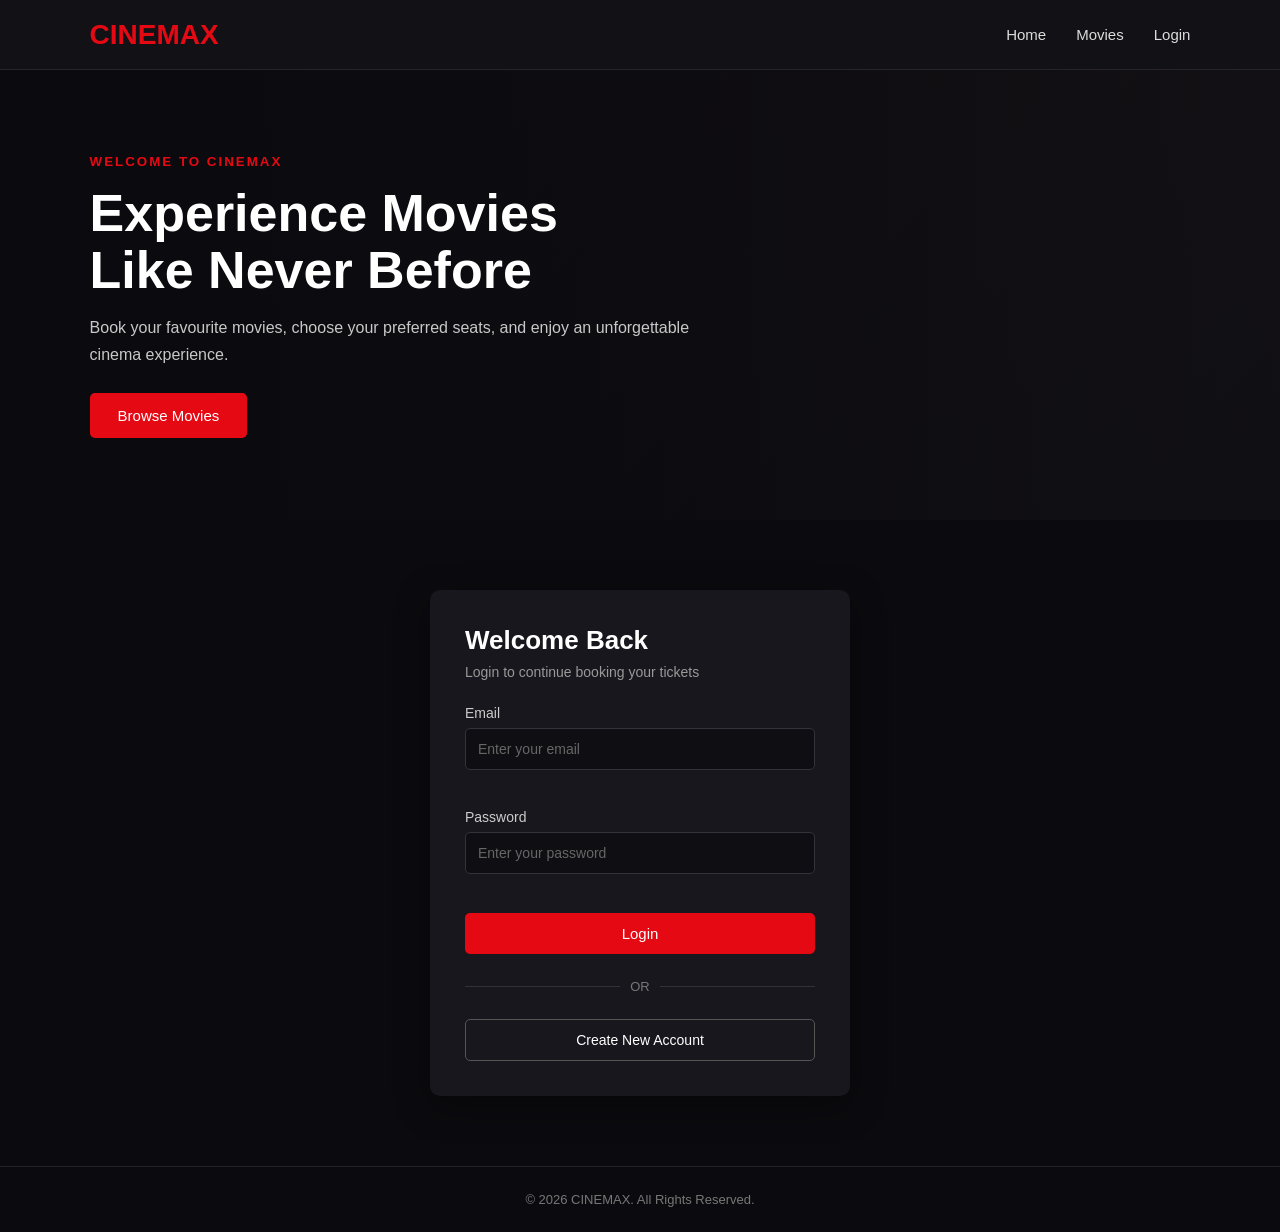
<file: index.html>
<!DOCTYPE html>
<html lang="en">

<head>

    <meta charset="UTF-8">

    <meta name="viewport"
          content="width=device-width, initial-scale=1.0">

    <title>Cinemax - Movie Booking</title>

    <link rel="stylesheet" href="style.css">

</head>


<body>


    <!-- =========================
         NAVIGATION
    ========================== -->

    <nav class="navbar">

        <div class="logo">
            CINEMAX
        </div>

        <div class="nav-links">

            <a href="index.html">
                Home
            </a>

            <a href="movies.html">
                Movies
            </a>

            <a href="#login">
                Login
            </a>

        </div>

    </nav>



    <!-- =========================
         HERO SECTION
    ========================== -->

    <section class="hero">

        <div class="hero-content">

            <small>
                WELCOME TO CINEMAX
            </small>

            <h1>
                Experience Movies
                <br>
                Like Never Before
            </h1>

            <p>
                Book your favourite movies, choose your
                preferred seats, and enjoy an unforgettable
                cinema experience.
            </p>

            <a href="movies.html">

                <button class="hero-button">
                    Browse Movies
                </button>

            </a>

        </div>

    </section>



    <!-- =========================
         LOGIN SECTION
    ========================== -->

    <section class="login-section" id="login">

        <div class="login-card">

            <h2>
                Welcome Back
            </h2>

            <p class="subtitle">
                Login to continue booking your tickets
            </p>



            <!-- =========================
                 LOGIN FORM
            ========================== -->

            <form
                id="loginForm"
                action="login.php"
                method="POST"
            >


                <!-- EMAIL -->

                <div class="input-group">

                    <label for="login-email">
                        Email
                    </label>

                    <input
                        type="email"
                        id="login-email"
                        name="email"
                        placeholder="Enter your email"
                        required
                    >

                    <small
                        id="loginEmailError"
                        class="error-message">
                    </small>

                </div>



                <!-- PASSWORD -->

                <div class="input-group">

                    <label for="login-password">
                        Password
                    </label>

                    <input
                        type="password"
                        id="login-password"
                        name="password"
                        placeholder="Enter your password"
                        required
                    >

                    <small
                        id="loginPasswordError"
                        class="error-message">
                    </small>

                </div>



                <button
                    type="submit"
                    class="login-button">

                    Login

                </button>

            </form>



            <!-- =========================
                 DIVIDER
            ========================== -->

            <div class="divider">

                <span>
                    OR
                </span>

            </div>



            <!-- =========================
                 REGISTER BUTTON
            ========================== -->

            <button
                type="button"
                class="register-button"
                onclick="showRegister()">

                Create New Account

            </button>



            <!-- =========================
                 REGISTER FORM
            ========================== -->

            <div
                id="register-box"
                class="register-box"
            >

                <h3>
                    Create Account
                </h3>



                <form
                    id="registerForm"
                    action="register.php"
                    method="POST"
                >


                    <!-- NAME -->

                    <div class="input-group">

                        <label for="name">
                            Full Name
                        </label>

                        <input
                            type="text"
                            id="name"
                            name="name"
                            placeholder="Enter your name"
                            required
                        >

                        <small
                            id="nameError"
                            class="error-message">
                        </small>

                    </div>



                    <!-- EMAIL -->

                    <div class="input-group">

                        <label for="register-email">
                            Email
                        </label>

                        <input
                            type="email"
                            id="register-email"
                            name="email"
                            placeholder="Enter your email"
                            required
                        >

                        <small
                            id="registerEmailError"
                            class="error-message">
                        </small>

                    </div>



                    <!-- PASSWORD -->

                    <div class="input-group">

                        <label for="register-password">
                            Password
                        </label>

                        <input
                            type="password"
                            id="register-password"
                            name="password"
                            placeholder="Create a password"
                            required
                        >

                        <small
                            id="registerPasswordError"
                            class="error-message">
                        </small>

                    </div>



                    <button
                        type="submit"
                        class="login-button">

                        Create Account

                    </button>


                </form>

            </div>


        </div>

    </section>



    <!-- =========================
         FOOTER
    ========================== -->

    <footer>

        <p>
            © 2026 CINEMAX.
            All Rights Reserved.
        </p>

    </footer>



    <!-- =========================
         JAVASCRIPT
    ========================== -->

    <script>


        // =========================
        // REGISTRATION SUCCESS
        // =========================

        const params =
            new URLSearchParams(window.location.search);


        if (params.get("registered") === "1") {

            alert(
                "Account created successfully! You can now login."
            );

        }



        // =========================
        // SHOW REGISTER FORM
        // =========================

        function showRegister() {

            const registerBox =
                document.getElementById("register-box");


            if (registerBox.style.display === "block") {

                registerBox.style.display = "none";

            }

            else {

                registerBox.style.display = "block";

            }

        }



        // =========================
        // NAME VALIDATION
        // =========================

        function validateName(name) {

            const namePattern =
                /^[A-Za-z ]+$/;

            return namePattern.test(name);

        }



        // =========================
        // EMAIL VALIDATION
        // =========================

        function validateEmail(email) {

            const emailPattern =
                /^[^\s@]+@[^\s@]+\.[^\s@]+$/;

            return emailPattern.test(email);

        }



        // =========================
        // PASSWORD VALIDATION
        // =========================

        function validatePassword(password) {

            return password.length >= 6;

        }



        // =========================
        // NAME LIVE VALIDATION
        // =========================

        document
            .getElementById("name")
            .addEventListener(
                "input",
                function () {


                    // Allow letters and spaces only

                    this.value =
                        this.value.replace(
                            /[^A-Za-z ]/g,
                            ""
                        );


                    const name =
                        this.value;


                    const error =
                        document.getElementById(
                            "nameError"
                        );


                    if (
                        name !== "" &&
                        !validateName(name)
                    ) {

                        error.textContent =
                            "Name can contain letters and spaces only.";

                    }

                    else {

                        error.textContent = "";

                    }

                }
            );



        // =========================
        // REGISTER FORM VALIDATION
        // =========================

        document
            .getElementById("registerForm")
            .addEventListener(
                "submit",
                function (event) {


                    const name =
                        document
                            .getElementById("name")
                            .value
                            .trim();


                    const email =
                        document
                            .getElementById("register-email")
                            .value
                            .trim();


                    const password =
                        document
                            .getElementById("register-password")
                            .value;


                    let valid = true;



                    // NAME

                    if (!validateName(name)) {

                        document
                            .getElementById("nameError")
                            .textContent =
                            "Enter a valid name using letters and spaces only.";

                        valid = false;

                    }

                    else {

                        document
                            .getElementById("nameError")
                            .textContent = "";

                    }



                    // EMAIL

                    if (!validateEmail(email)) {

                        document
                            .getElementById("registerEmailError")
                            .textContent =
                            "Enter a valid email address.";

                        valid = false;

                    }

                    else {

                        document
                            .getElementById("registerEmailError")
                            .textContent = "";

                    }



                    // PASSWORD

                    if (!validatePassword(password)) {

                        document
                            .getElementById("registerPasswordError")
                            .textContent =
                            "Password must contain at least 6 characters.";

                        valid = false;

                    }

                    else {

                        document
                            .getElementById("registerPasswordError")
                            .textContent = "";

                    }



                    // STOP IF INVALID

                    if (!valid) {

                        event.preventDefault();

                    }

                }
            );



        // =========================
        // LOGIN FORM VALIDATION
        // =========================

        document
            .getElementById("loginForm")
            .addEventListener(
                "submit",
                function (event) {


                    const email =
                        document
                            .getElementById("login-email")
                            .value
                            .trim();


                    const password =
                        document
                            .getElementById("login-password")
                            .value;


                    let valid = true;



                    // EMAIL

                    if (!validateEmail(email)) {

                        document
                            .getElementById("loginEmailError")
                            .textContent =
                            "Enter a valid email address.";

                        valid = false;

                    }

                    else {

                        document
                            .getElementById("loginEmailError")
                            .textContent = "";

                    }



                    // PASSWORD

                    if (!validatePassword(password)) {

                        document
                            .getElementById("loginPasswordError")
                            .textContent =
                            "Password must contain at least 6 characters.";

                        valid = false;

                    }

                    else {

                        document
                            .getElementById("loginPasswordError")
                            .textContent = "";

                    }



                    // STOP LOGIN IF INVALID

                    if (!valid) {

                        event.preventDefault();

                    }

                }
            );


    </script>


</body>

</html>
</file>
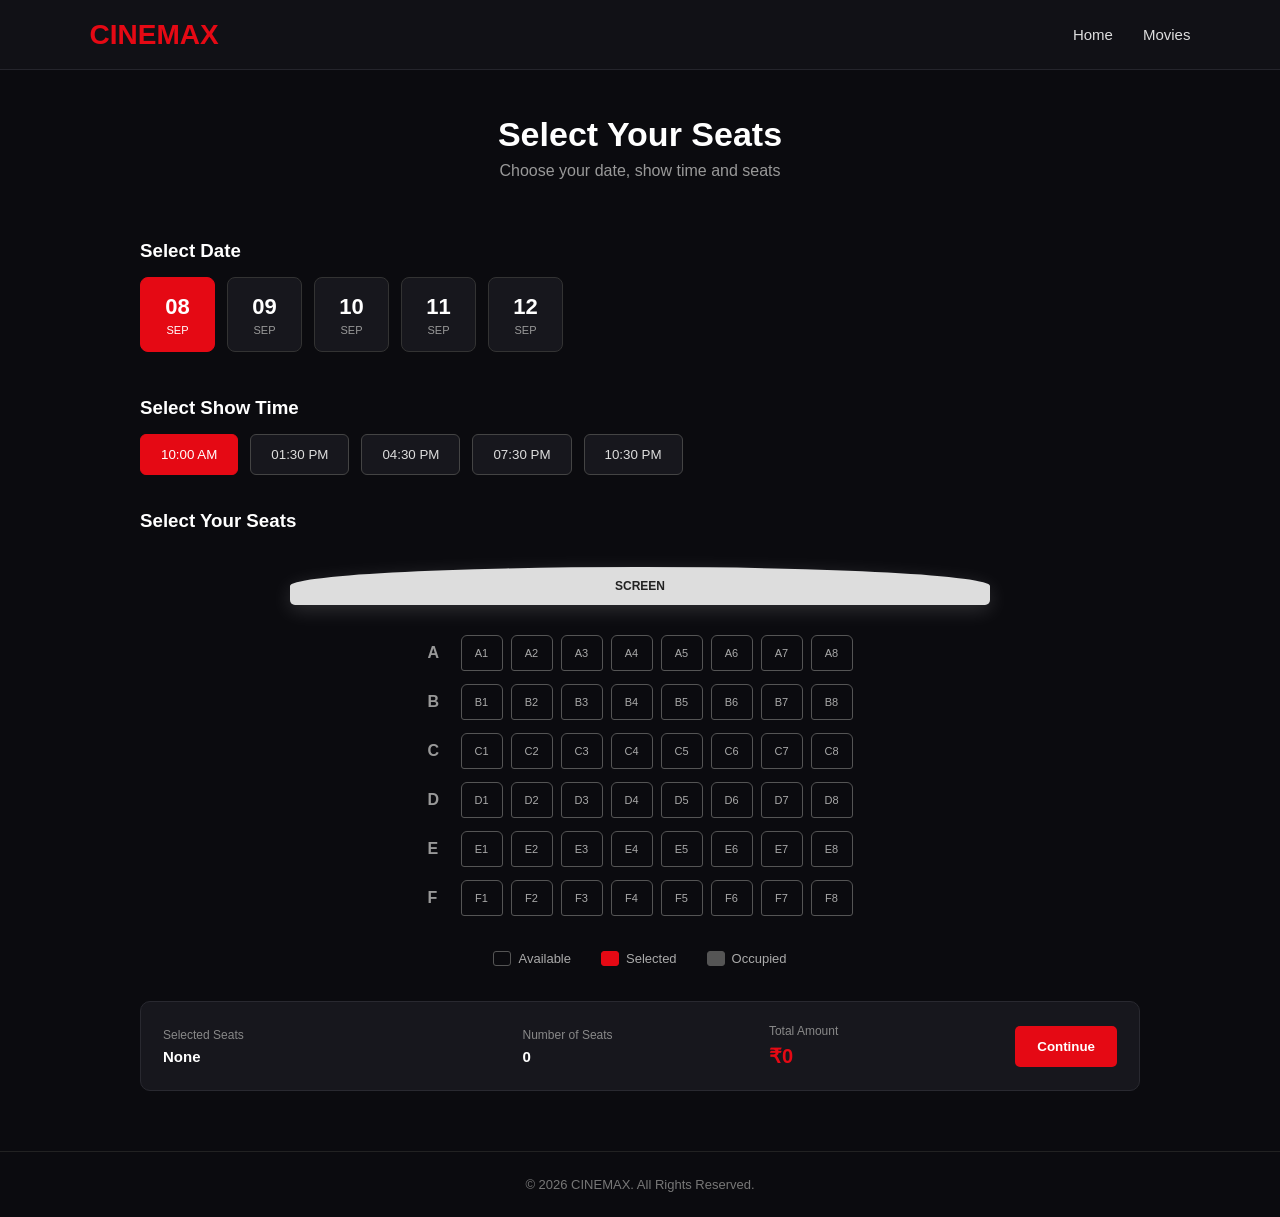
<file: booking.html>
<!DOCTYPE html>
<html lang="en">

<head>
    <meta charset="UTF-8">
    <meta name="viewport" content="width=device-width, initial-scale=1.0">

    <title>Cinemax - Select Seats</title>

    <link rel="stylesheet" href="style.css">
</head>

<body>

    <!-- Navigation -->
    <nav class="navbar">

        <div class="logo">CINEMAX</div>

        <div class="nav-links">
            <a href="index.html">Home</a>
            <a href="movies.html">Movies</a>
        </div>

    </nav>


    <!-- Movie Information -->
    <section class="booking-title">

        <h1 id="movieName">Select Your Seats</h1>

        <p>Choose your date, show time and seats</p>

    </section>


    <!-- Booking Section -->
    <section class="booking-container">

        <!-- Date Selection -->
        <h3 class="section-title">Select Date</h3>

        <div class="date-list">

            <button class="date active" data-date="2026-09-08">
                <strong>08</strong>
                <span>SEP</span>
            </button>

            <button class="date" data-date="2026-09-09">
                <strong>09</strong>
                <span>SEP</span>
            </button>

            <button class="date" data-date="2026-09-10">
                <strong>10</strong>
                <span>SEP</span>
            </button>

            <button class="date" data-date="2026-09-11">
                <strong>11</strong>
                <span>SEP</span>
            </button>

            <button class="date" data-date="2026-09-12">
                <strong>12</strong>
                <span>SEP</span>
            </button>

        </div>


        <!-- Show Time -->
        <h3 class="section-title">Select Show Time</h3>

        <div class="show-times">

            <button class="show-time active">
                10:00 AM
            </button>

            <button class="show-time">
                01:30 PM
            </button>

            <button class="show-time">
                04:30 PM
            </button>

            <button class="show-time">
                07:30 PM
            </button>

            <button class="show-time">
                10:30 PM
            </button>

        </div>


        <!-- Seats -->
        <h3 class="section-title">Select Your Seats</h3>

        <div class="screen">
            SCREEN
        </div>


        <div class="seat-layout">

            <!-- Row A -->
            <div class="seat-row">

                <span class="row-name">A</span>

                <button class="seat">A1</button>
                <button class="seat">A2</button>
                <button class="seat">A3</button>
                <button class="seat">A4</button>
                <button class="seat">A5</button>
                <button class="seat">A6</button>
                <button class="seat">A7</button>
                <button class="seat">A8</button>

            </div>


            <!-- Row B -->
            <div class="seat-row">

                <span class="row-name">B</span>

                <button class="seat">B1</button>
                <button class="seat">B2</button>
                <button class="seat">B3</button>
                <button class="seat">B4</button>
                <button class="seat">B5</button>
                <button class="seat">B6</button>
                <button class="seat">B7</button>
                <button class="seat">B8</button>

            </div>


            <!-- Row C -->
            <div class="seat-row">

                <span class="row-name">C</span>

                <button class="seat">C1</button>
                <button class="seat">C2</button>
                <button class="seat">C3</button>
                <button class="seat">C4</button>
                <button class="seat">C5</button>
                <button class="seat">C6</button>
                <button class="seat">C7</button>
                <button class="seat">C8</button>

            </div>


            <!-- Row D -->
            <div class="seat-row">

                <span class="row-name">D</span>

                <button class="seat">D1</button>
                <button class="seat">D2</button>
                <button class="seat">D3</button>
                <button class="seat">D4</button>
                <button class="seat">D5</button>
                <button class="seat">D6</button>
                <button class="seat">D7</button>
                <button class="seat">D8</button>

            </div>


            <!-- Row E -->
            <div class="seat-row">

                <span class="row-name">E</span>

                <button class="seat">E1</button>
                <button class="seat">E2</button>
                <button class="seat">E3</button>
                <button class="seat">E4</button>
                <button class="seat">E5</button>
                <button class="seat">E6</button>
                <button class="seat">E7</button>
                <button class="seat">E8</button>

            </div>


            <!-- Row F -->
            <div class="seat-row">

                <span class="row-name">F</span>

                <button class="seat">F1</button>
                <button class="seat">F2</button>
                <button class="seat">F3</button>
                <button class="seat">F4</button>
                <button class="seat">F5</button>
                <button class="seat">F6</button>
                <button class="seat">F7</button>
                <button class="seat">F8</button>

            </div>

        </div>


        <!-- Seat Legend -->
        <div class="seat-legend">

            <div>
                <span class="legend-box available"></span>
                Available
            </div>

            <div>
                <span class="legend-box selected"></span>
                Selected
            </div>

            <div>
                <span class="legend-box occupied"></span>
                Occupied
            </div>

        </div>


        <!-- Booking Summary -->
        <div class="booking-summary">

            <div>
                <span>Selected Seats</span>
                <strong id="selectedSeats">None</strong>
            </div>

            <div>
                <span>Number of Seats</span>
                <strong id="seatCount">0</strong>
            </div>

            <div>
                <span>Total Amount</span>
                <strong id="totalAmount">₹0</strong>
            </div>

            <button id="continueButton">
                Continue
            </button>

        </div>

    </section>


    <!-- Footer -->
    <footer>

        <p>© 2026 CINEMAX. All Rights Reserved.</p>

    </footer>


    <script>

        /* =========================
           GET MOVIE FROM URL
        ========================= */

        const urlParams =
            new URLSearchParams(window.location.search);

        const movie =
            urlParams.get("movie");


        if (movie) {

            document.getElementById("movieName").textContent =
                movie + " - Select Seats";

        }


        /* =========================
           DATE SELECTION
        ========================= */

        const dates =
            document.querySelectorAll(".date");


        dates.forEach(function(date) {

            date.addEventListener("click", function() {

                dates.forEach(function(item) {

                    item.classList.remove("active");

                });

                date.classList.add("active");

                loadBookedSeats();

            });

        });


        /* =========================
           TIME SELECTION
        ========================= */

        const times =
            document.querySelectorAll(".show-time");


        times.forEach(function(time) {

            time.addEventListener("click", function() {

                times.forEach(function(item) {

                    item.classList.remove("active");

                });

                time.classList.add("active");

                loadBookedSeats();

            });

        });


        /* =========================
           SEAT SELECTION
        ========================= */

        const seats =
            document.querySelectorAll(".seat");

        const selectedSeats =
            document.getElementById("selectedSeats");

        const seatCount =
            document.getElementById("seatCount");

        const totalAmount =
            document.getElementById("totalAmount");


        /* Movie prices */

        let ticketPrice = 200;


        if (movie === "Avengers: Doomsday") {

            ticketPrice = 250;

        } else if (movie === "The Conjuring") {

            ticketPrice = 200;

        } else if (movie === "Sita Ramam") {

            ticketPrice = 180;

        }


        let selected = [];


        /* =========================
           LOAD OCCUPIED SEATS
        ========================= */

        function loadBookedSeats() {

            const activeDate =
                document.querySelector(".date.active");

            const activeTime =
                document.querySelector(".show-time.active");


            if (!activeDate || !activeTime || !movie) {

                return;

            }


            const bookingDate =
                activeDate.dataset.date;


            const showTime =
                activeTime.textContent.trim();


            const url =
                "get_booked_seats.php?movie=" +
                encodeURIComponent(movie) +
                "&date=" +
                encodeURIComponent(bookingDate) +
                "&time=" +
                encodeURIComponent(showTime);


            fetch(url)

                .then(response => response.json())

                .then(bookedSeats => {

                    seats.forEach(function(seat) {

                        const seatNumber =
                            seat.textContent.trim();


                        seat.classList.remove("occupied");

                        seat.disabled = false;


                        if (
                            bookedSeats.includes(seatNumber)
                        ) {

                            seat.classList.add("occupied");

                            seat.disabled = true;


                            seat.classList.remove("selected");


                            selected =
                                selected.filter(
                                    function(item) {

                                        return item !== seatNumber;

                                    }
                                );

                        }

                    });


                    updateSummary();

                })

                .catch(error => {

                    console.error(
                        "Unable to load booked seats:",
                        error
                    );

                });

        }


        /* =========================
           SEAT CLICK
        ========================= */

        seats.forEach(function(seat) {

            seat.addEventListener("click", function() {


                /* Don't allow occupied seats */

                if (seat.classList.contains("occupied")) {

                    return;

                }


                /* Maximum 6 seats */

                if (
                    !seat.classList.contains("selected") &&
                    selected.length >= 6
                ) {

                    alert(
                        "You can select a maximum of 6 seats."
                    );

                    return;

                }


                seat.classList.toggle("selected");


                const seatNumber =
                    seat.textContent.trim();


                if (seat.classList.contains("selected")) {

                    selected.push(seatNumber);

                } else {

                    selected =
                        selected.filter(
                            function(item) {

                                return item !== seatNumber;

                            }
                        );

                }


                updateSummary();

            });

        });


        /* =========================
           UPDATE SUMMARY
        ========================= */

        function updateSummary() {

            if (selected.length === 0) {

                selectedSeats.textContent = "None";

            } else {

                selectedSeats.textContent =
                    selected.join(", ");

            }


            seatCount.textContent =
                selected.length;


            totalAmount.textContent =
                "₹" + (selected.length * ticketPrice);

        }


        /* =========================
           CONTINUE
        ========================= */

        document
            .getElementById("continueButton")
            .addEventListener("click", function() {


                if (selected.length === 0) {

                    alert(
                        "Please select at least one seat."
                    );

                    return;

                }


                const activeDate =
                    document.querySelector(".date.active");


                const activeTime =
                    document.querySelector(".show-time.active");


                const bookingDate =
                    activeDate.dataset.date;


                const showTime =
                    activeTime.textContent.trim();


                const total =
                    selected.length * ticketPrice;


                /* Form Data */

                const formData =
                    new FormData();


                formData.append(
                    "movie",
                    movie || "Movie"
                );


                formData.append(
                    "date",
                    bookingDate
                );


                formData.append(
                    "time",
                    showTime
                );


                formData.append(
                    "seats",
                    selected.join(",")
                );


                formData.append(
                    "total",
                    total
                );


                /* Save booking */

                fetch("save_booking.php", {

                    method: "POST",

                    body: formData

                })


                .then(response => response.text())


                .then(data => {

                    if (
                        data.includes(
                            "Booking saved successfully!"
                        )
                    ) {


                        const bookingData = {

                            movie:
                                movie || "Movie",

                            date:
                                bookingDate,

                            time:
                                showTime,

                            seats:
                                selected,

                            tickets:
                                selected.length,

                            total:
                                total

                        };


                        localStorage.setItem(
                            "bookingData",
                            JSON.stringify(bookingData)
                        );


                        window.location.href =
                            "confirmation.html";


                    } else {

                        alert(data);

                    }

                })


                .catch(error => {

                    alert(
                        "Unable to save booking."
                    );

                    console.error(error);

                });

            });


        /* =========================
           INITIAL LOAD
        ========================= */

        loadBookedSeats();

    </script>

</body>

</html>
</file>
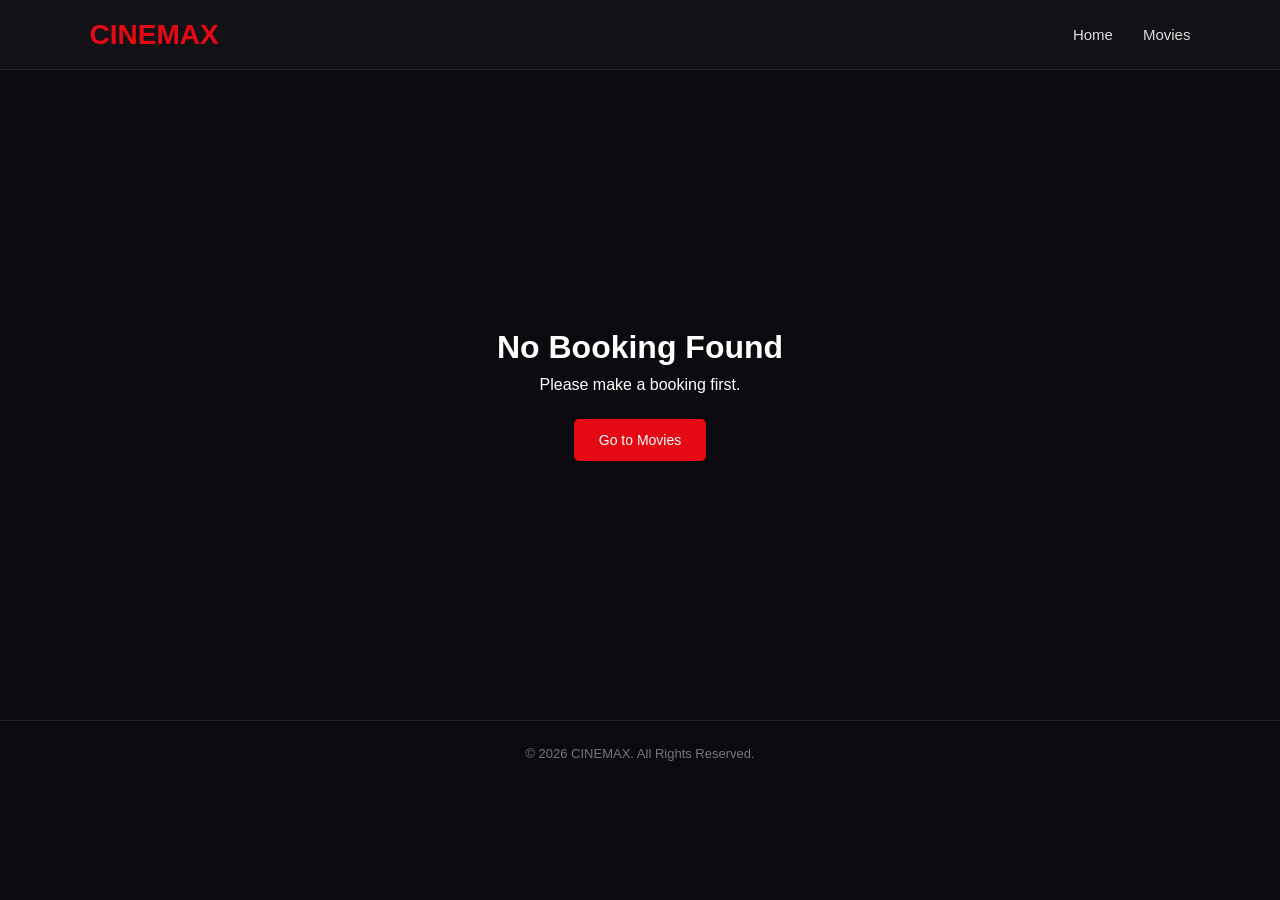
<file: confirmation.html>
<!DOCTYPE html>
<html lang="en">
<head>
    <meta charset="UTF-8">
    <meta name="viewport" content="width=device-width, initial-scale=1.0">

    <title>Cinemax - Booking Confirmed</title>

    <link rel="stylesheet" href="style.css">
</head>

<body>

    <!-- Navigation -->
    <nav class="navbar">

        <div class="logo">CINEMAX</div>

        <div class="nav-links">
            <a href="index.html">Home</a>
            <a href="movies.html">Movies</a>
        </div>

    </nav>


    <!-- Confirmation -->
    <section class="confirmation-section">

        <div class="confirmation-card">

            <div class="success-icon">
                ✓
            </div>

            <h1>Booking Confirmed!</h1>

            <p class="confirmation-message">
                Your movie tickets have been booked successfully.
            </p>


            <div class="ticket">

                <div class="ticket-header">
                    <span>CINEMAX</span>
                    <span>BOOKING CONFIRMATION</span>
                </div>


                <div class="ticket-details">

                    <div>
                        <span>Movie</span>
                        <strong id="movie"></strong>
                    </div>

                    <div>
                        <span>Date</span>
                        <strong id="date"></strong>
                    </div>

                    <div>
                        <span>Show Time</span>
                        <strong id="time"></strong>
                    </div>

                    <div>
                        <span>Seats</span>
                        <strong id="seats"></strong>
                    </div>

                    <div>
                        <span>Number of Seats</span>
                        <strong id="tickets"></strong>
                    </div>

                    <div class="ticket-total">
                        <span>Total Amount</span>
                        <strong id="total"></strong>
                    </div>

                </div>


                <div class="ticket-footer">
                    Please show this confirmation at the cinema.
                </div>

            </div>


            <a href="movies.html">
                <button class="home-button">
                    Book Another Movie
                </button>
            </a>

        </div>

    </section>


    <!-- Footer -->
    <footer>

        <p>© 2026 CINEMAX. All Rights Reserved.</p>

    </footer>


    <script>

        const data =
            JSON.parse(
                localStorage.getItem("bookingData")
            );


        if (data) {

            document.getElementById("movie").textContent =
                data.movie;

            document.getElementById("date").textContent =
                data.date;

            document.getElementById("time").textContent =
                data.time;

            document.getElementById("seats").textContent =
                data.seats.join(", ");

            document.getElementById("tickets").textContent =
                data.tickets;

            document.getElementById("total").textContent =
                "₹" + data.total;

        } else {

            document.querySelector(".confirmation-card").innerHTML =

                "<h1>No Booking Found</h1>" +

                "<p>Please make a booking first.</p>" +

                '<a href="movies.html">' +
                '<button class="home-button">' +
                'Go to Movies' +
                '</button>' +
                '</a>';

        }

    </script>

</body>
</html>
</file>
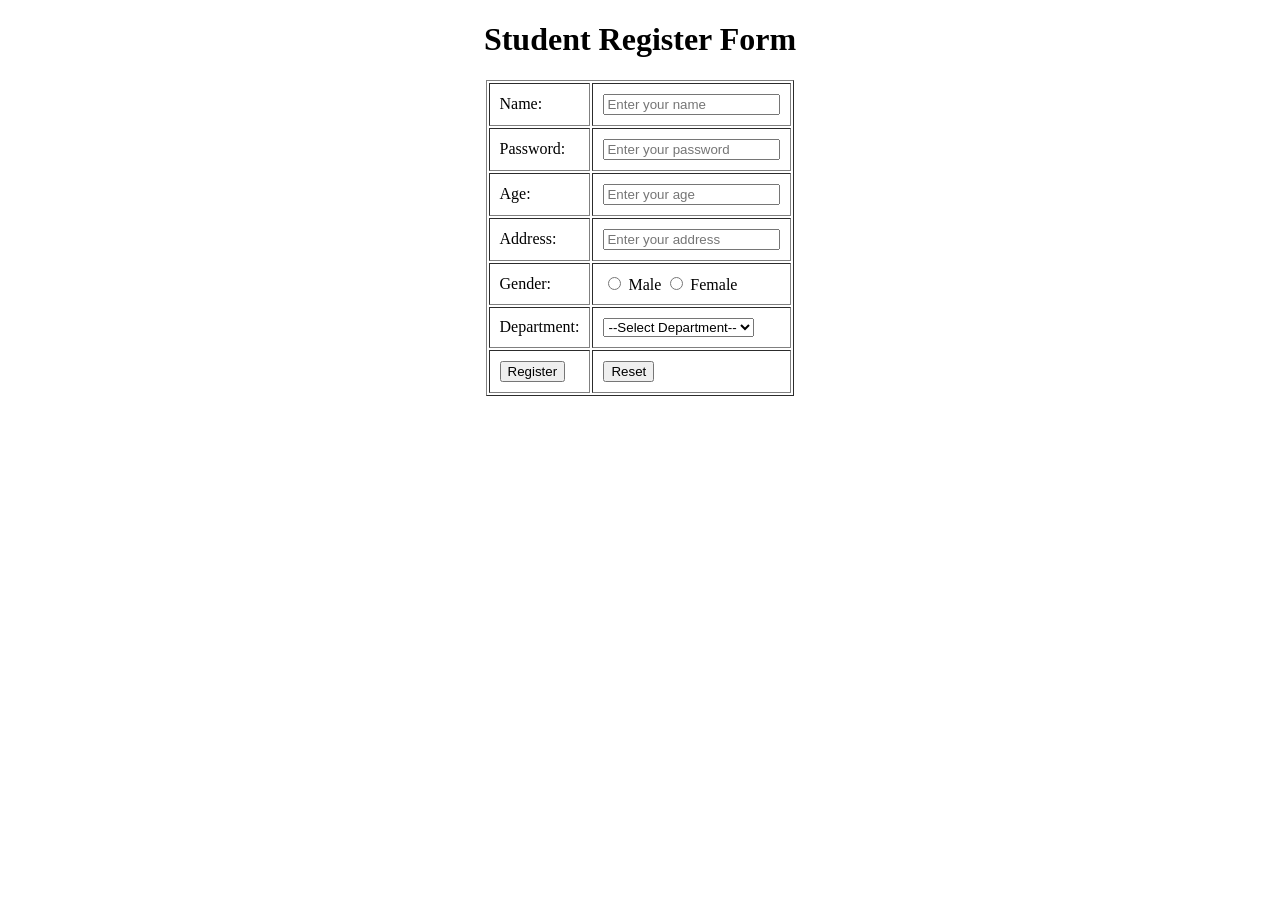
<file: get.html>
<!DOCTYPE html>
<html>

<head>
    <title>Student Register Form</title>
</head>

<body>

    <center>
        <h1>Student Register Form</h1>

        <form action="get.php" method="GET">
            <table border="1" cellpadding="10">

                <tr>
                    <td>Name:</td>
                    <td>
                        <input type="text" name="name" placeholder="Enter your name" required>
                    </td>
                </tr>
                <tr>
    <td>Password:</td>
    <td>
        <input type="password" name="password" placeholder="Enter your password" required>
    </td>
</tr>

                <tr>
                    <td>Age:</td>
                    <td>
                        <input type="number" name="age" placeholder="Enter your age" required>
                    </td>
                </tr>

                <tr>
                    <td>Address:</td>
                    <td>
                        <input type="text" name="address" placeholder="Enter your address" required>
                    </td>
                </tr>

                <tr>
                    <td>Gender:</td>
                    <td>
                        <input type="radio" name="gender" value="Male" required> Male
                        <input type="radio" name="gender" value="Female"> Female
                    </td>
                </tr>

                <tr>
                    <td>Department:</td>
                    <td>
                        <select name="department" required>
                            <option value="">--Select Department--</option>
                            <option value="Python">Python</option>
                            <option value="Java">Java</option>
                            <option value="C++">C++</option>
                        </select>
                    </td>
                </tr>

                <tr>
                    <td>
                        <input type="submit" value="Register">
                    </td>
                    <td>
                        <input type="reset" value="Reset">
                    </td>
                </tr>

            </table>
        </form>

    </center>

</body>
</html>
</file>
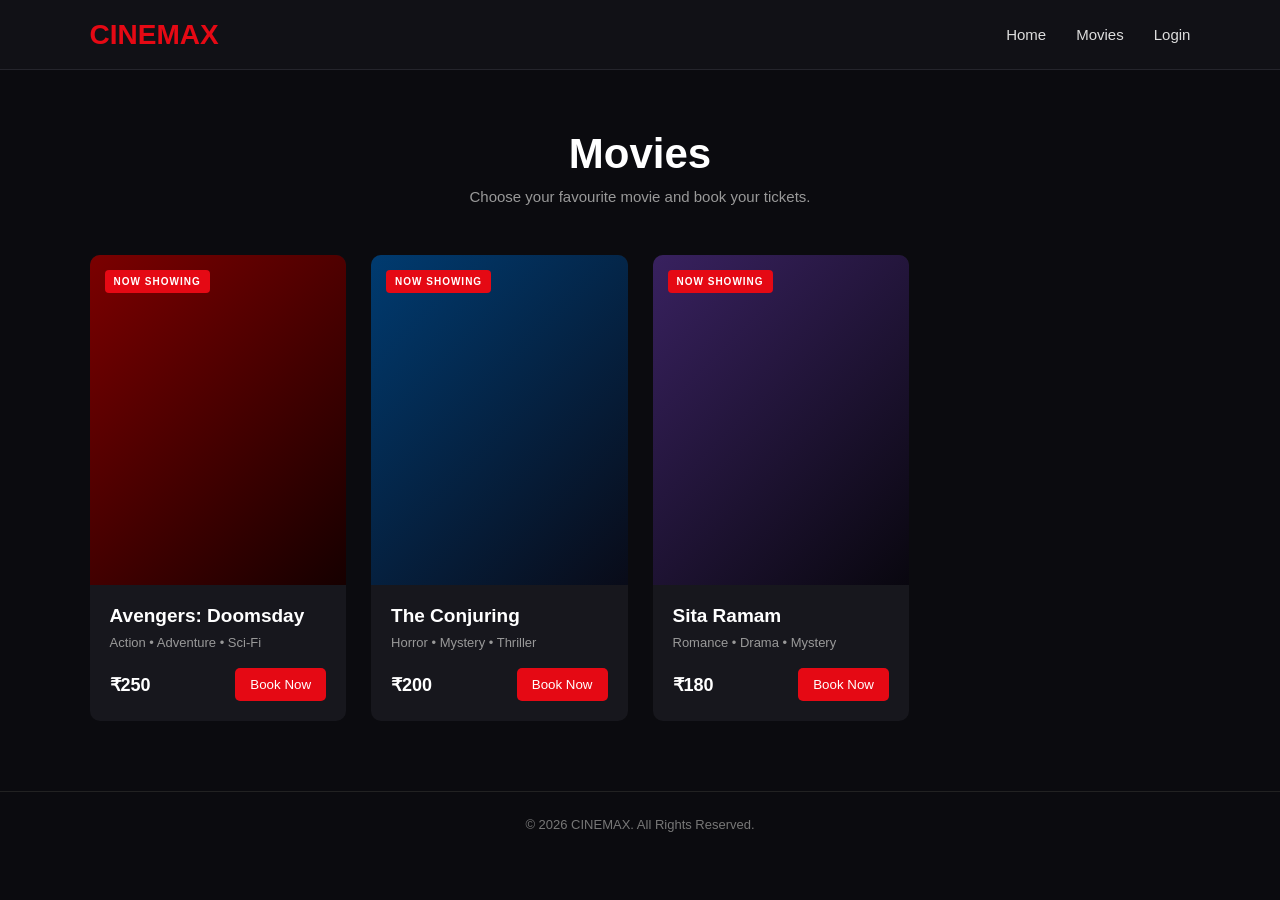
<file: movies.html>
<!DOCTYPE html>
<html lang="en">

<head>
    <meta charset="UTF-8">
    <meta name="viewport" content="width=device-width, initial-scale=1.0">

    <title>Cinemax - Movies</title>

    <link rel="stylesheet" href="style.css">
</head>

<body>

    <!-- Navigation -->
    <nav class="navbar">

        <div class="logo">CINEMAX</div>

        <div class="nav-links">
            <a href="index.html">Home</a>
            <a href="movies.html">Movies</a>
            <a href="index.html#login">Login</a>
        </div>

    </nav>


    <!-- Movies Header -->
    <section class="movies-header">

        <h1>Movies</h1>

        <p>Choose your favourite movie and book your tickets.</p>

    </section>


    <!-- Movies -->
    <section class="movies-section">

        <div class="movie-grid">


            <!-- Movie 1 -->
            <div class="movie-card">

                <div class="movie-poster poster-one">
                    <span>NOW SHOWING</span>
                </div>

                <div class="movie-info">

                    <h2>Avengers: Doomsday</h2>

                    <p>Action • Adventure • Sci-Fi</p>

                    <div class="movie-bottom">

                        <span class="price">₹250</span>

                        <a href="booking.html?movie=Avengers%3A%20Doomsday">
                            <button>Book Now</button>
                        </a>

                    </div>

                </div>

            </div>


            <!-- Movie 2 -->
            <div class="movie-card">

                <div class="movie-poster poster-two">
                    <span>NOW SHOWING</span>
                </div>

                <div class="movie-info">

                    <h2>The Conjuring</h2>

                    <p>Horror • Mystery • Thriller</p>

                    <div class="movie-bottom">

                        <span class="price">₹200</span>

                        <a href="booking.html?movie=The%20Conjuring">
                            <button>Book Now</button>
                        </a>

                    </div>

                </div>

            </div>


            <!-- Movie 3 -->
            <div class="movie-card">

                <div class="movie-poster poster-three">
                    <span>NOW SHOWING</span>
                </div>

                <div class="movie-info">

                    <h2>Sita Ramam</h2>

                    <p>Romance • Drama • Mystery</p>

                    <div class="movie-bottom">

                        <span class="price">₹180</span>

                        <a href="booking.html?movie=Sita%20Ramam">
                            <button>Book Now</button>
                        </a>

                    </div>

                </div>

            </div>


        </div>

    </section>


    <!-- Footer -->
    <footer>

        <p>© 2026 CINEMAX. All Rights Reserved.</p>

    </footer>


</body>

</html>
</file>
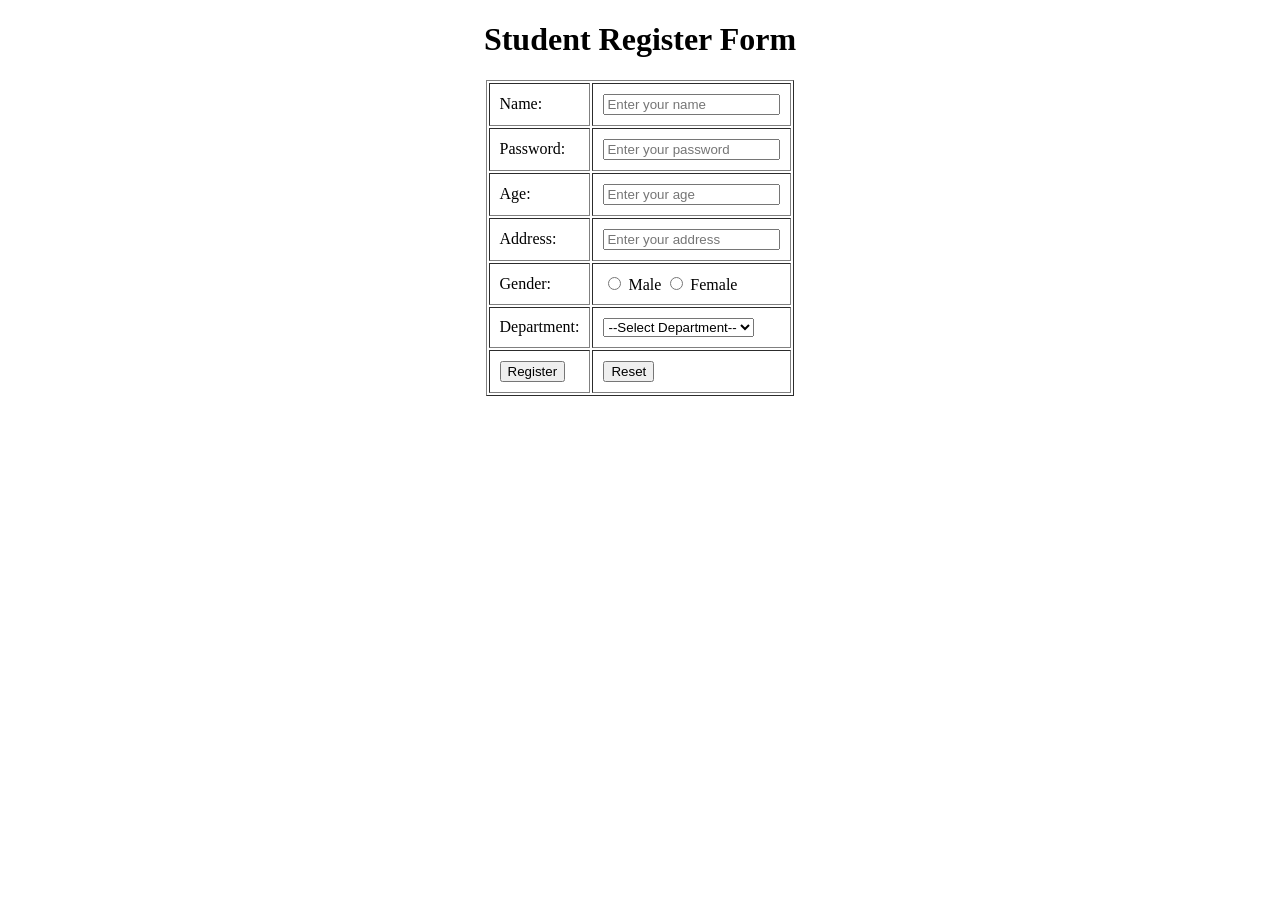
<file: negative.html>
<!DOCTYPE html>
<html>

<head>
    <title>Student Register Form</title>
</head>

<body>

    <center>

        <h1>Student Register Form</h1>

        <form action="negative.php" method="GET">

            <table border="1" cellpadding="10">

                <tr>
                    <td>Name:</td>
                    <td>
                        <input type="text" name="name" placeholder="Enter your name">
                    </td>
                </tr>

                <tr>
                    <td>Password:</td>
                    <td>
                        <input type="password" name="password" placeholder="Enter your password">
                    </td>
                </tr>

                <tr>
                    <td>Age:</td>
                    <td>
                        <input type="number" name="age" placeholder="Enter your age">
                    </td>
                </tr>

                <tr>
                    <td>Address:</td>
                    <td>
                        <input type="text" name="address" placeholder="Enter your address">
                    </td>
                </tr>

                <tr>
                    <td>Gender:</td>
                    <td>
                        <input type="radio" name="gender" value="Male"> Male
                        <input type="radio" name="gender" value="Female"> Female
                    </td>
                </tr>

                <tr>
                    <td>Department:</td>
                    <td>
                        <select name="department">
                            <option value="">--Select Department--</option>
                            <option value="Python">Python</option>
                            <option value="Java">Java</option>
                            <option value="C++">C++</option>
                        </select>
                    </td>
                </tr>

                <tr>
                    <td>
                        <input type="submit" value="Register">
                    </td>

                    <td>
                        <input type="reset" value="Reset">
                    </td>
                </tr>

            </table>

        </form>

    </center>

</body>

</html>
</file>
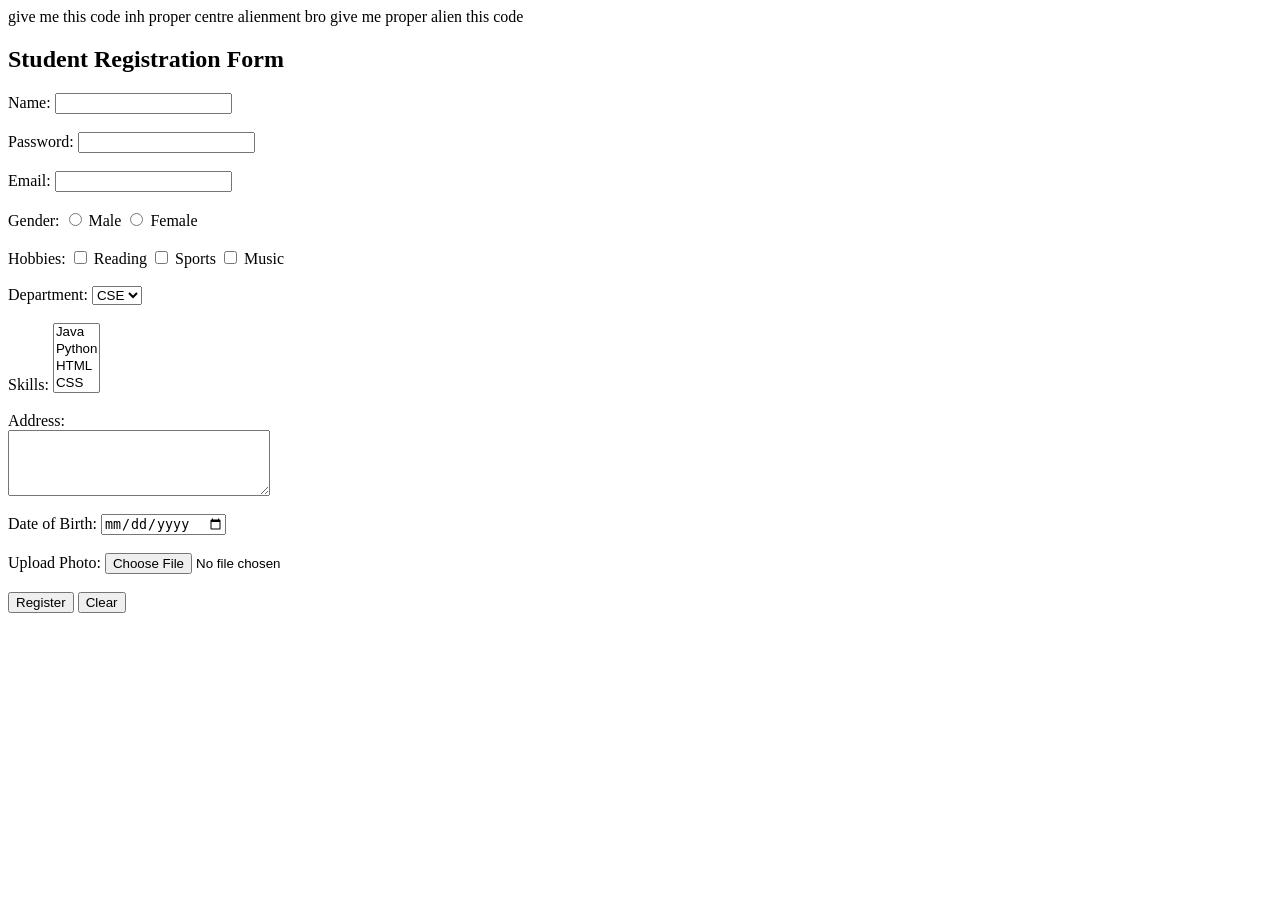
<file: proj.html>
give me this code inh proper centre alienment bro give me proper alien this code <!DOCTYPE html>
<html>
<head>
    <title>Registration Form</title>
</head>
<body>

<h2>Student Registration Form</h2>

<form>

    <!-- 1. Text Field -->
    Name:
    <input type="text" name="name"><br><br>

    <!-- 2. Password -->
    Password:
    <input type="password" name="password"><br><br>

    <!-- 3. Email -->
    Email:
    <input type="email" name="email"><br><br>

    <!-- 4. Radio Button -->
    Gender:
    <input type="radio" name="gender"> Male
    <input type="radio" name="gender"> Female
    <br><br>

    <!-- 5. Checkbox -->
    Hobbies:
    <input type="checkbox"> Reading
    <input type="checkbox"> Sports
    <input type="checkbox"> Music
    <br><br>

    <!-- 6. Combo Box -->
    Department:
    <select name="department">
        <option>CSE</option>
        <option>ECE</option>
        <option>EEE</option>
        <option>IT</option>
    </select>
    <br><br>

    <!-- 7. List Box -->
    Skills:
    <select multiple size="4">
        <option>Java</option>
        <option>Python</option>
        <option>HTML</option>
        <option>CSS</option>
    </select>
    <br><br>

    <!-- 8. Text Area -->
    Address:
    <br>
    <textarea rows="4" cols="30"></textarea>
    <br><br>

    <!-- 9. Date -->
    Date of Birth:
    <input type="date">
    <br><br>

    <!-- 10. File Upload -->
    Upload Photo:
    <input type="file">
    <br><br>

    <!-- 11. Submit Button -->
    <input type="submit" value="Register">

    <!-- 12. Reset Button -->
    <input type="reset" value="Clear">

</form>

</body>
</html>
</file>
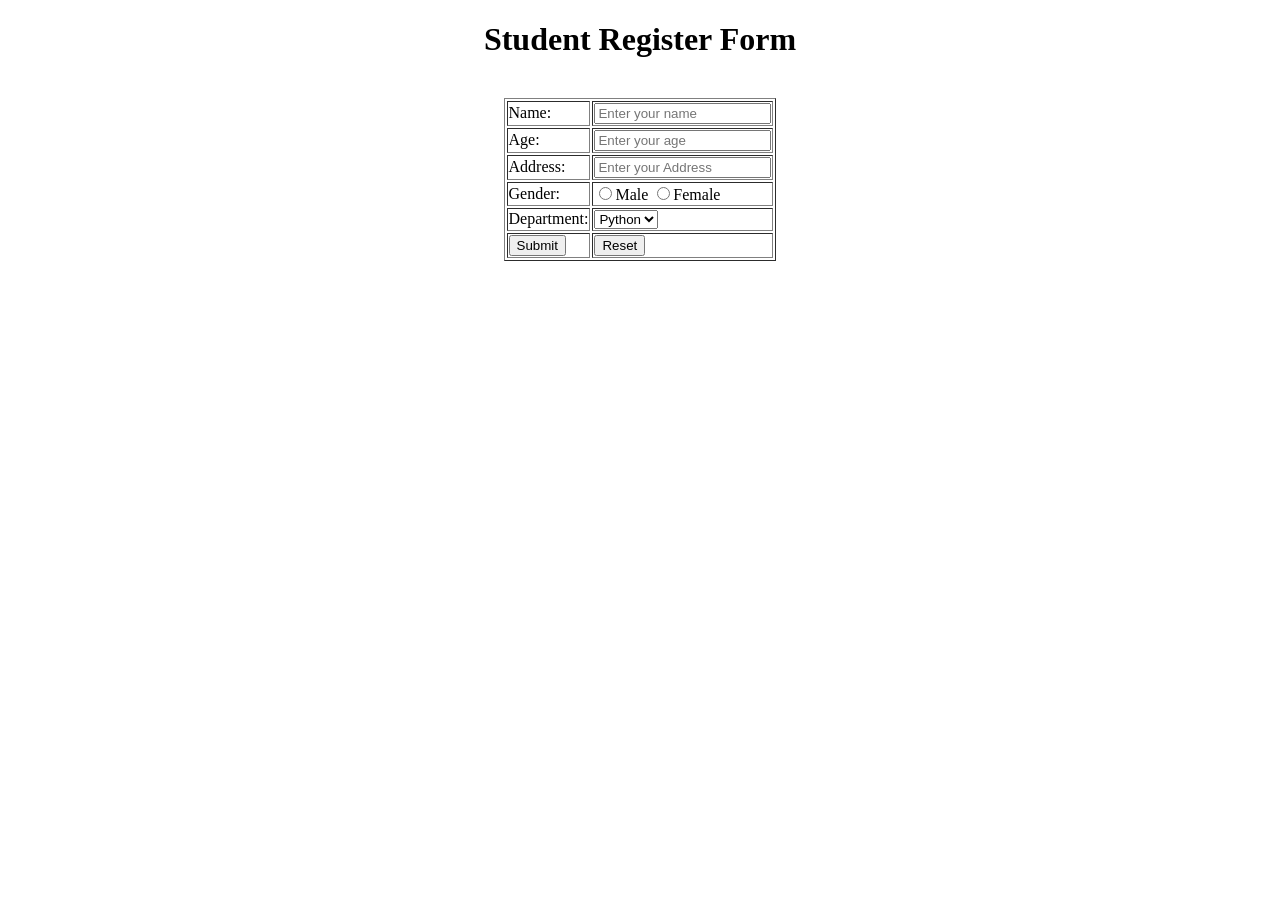
<file: reg.html>
<!DOCTYPE html>
<head>
    <title>register form</title>
</head>
<body>
    <center>

    <h1>Student Register Form</h1><br>
    <form>
        <table border="1">
            <tr>
                <td>Name:</td> <td><input type="text" placeholder="Enter your name"></td>
            </tr>
            <tr>
                <td>Age:</td> <td><input type="number" placeholder="Enter your age"></td>
            </tr>
            <tr>
                <td>Address:</td> <td><input type="text" placeholder="Enter your Address"></td>
            </tr>
            <tr>
                <td>Gender:</td> <td><input type="radio"name="Gender">Male <input type="radio"name="Gender">Female</td>
            </tr>
            <tr>
                <td>Department:</td> <td><select>
                    <option>Python</option>
                    <option>java</option>
                    <option>c++</option>
                </select>
            </tr>
            <tr>
                <td><input type="submit"></td><td><input type="reset"></td>
            </tr>

        </table>
        </form>
    
    </center>
</body>
</file>
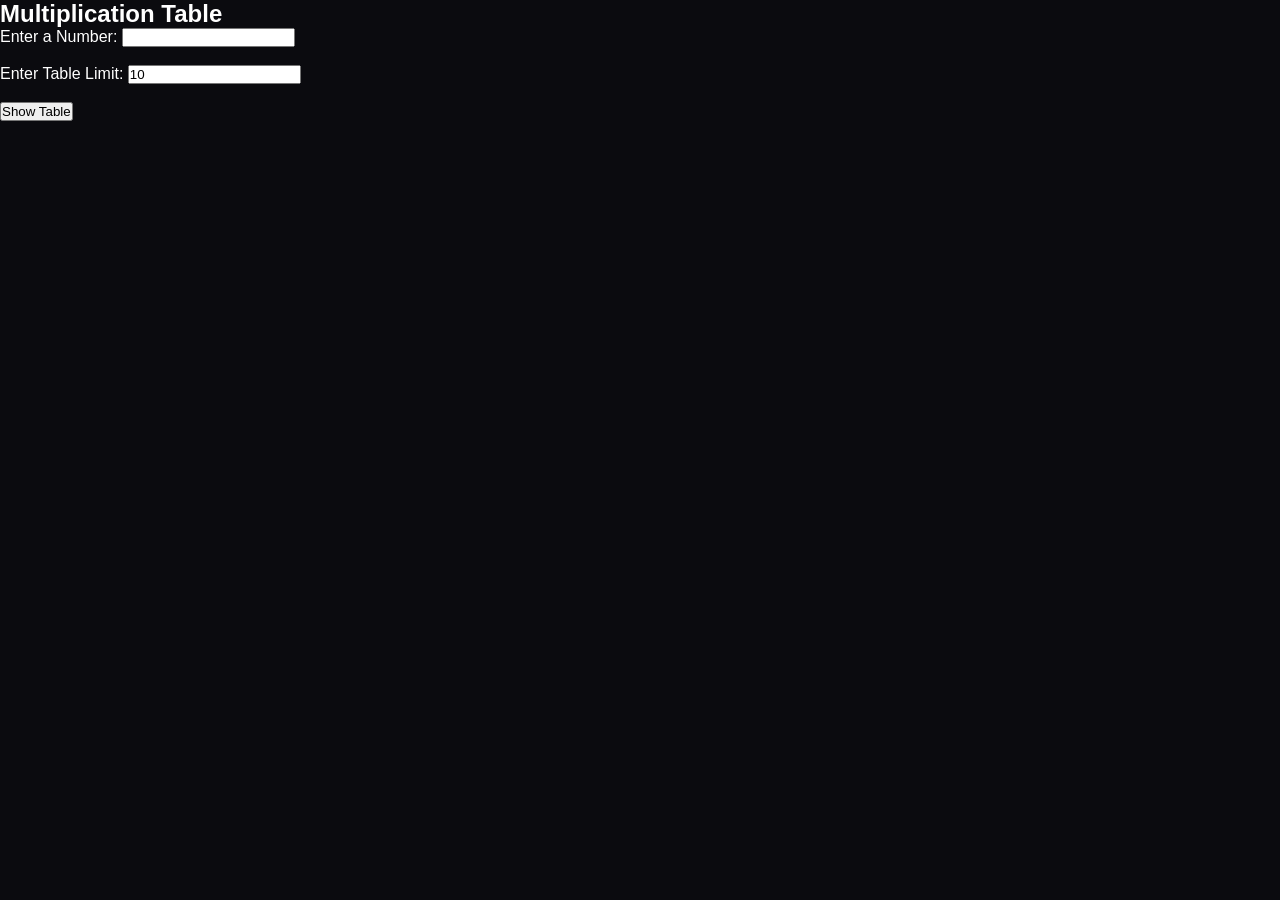
<file: samp.html>
<!DOCTYPE html>
<html>

<head>
    <title>Multiplication Table</title>
    <link rel="stylesheet" href="style.css" </head>

<body>

    <h2>Multiplication Table</h2>

    <form action="multiply.php" method="post">
        Enter a Number:
        <input type="number" name="number" required>
        <br><br>

        Enter Table Limit:
        <input type="number" name="limit" value="10" required>
        <br><br>

        <input type="submit" value="Show Table">
    </form>

</body>

</html>
</file>
<file: style.css>
* {
    margin: 0;
    padding: 0;
    box-sizing: border-box;
    font-family: Arial, sans-serif;
}

body {
    background: #0b0b0f;
    color: white;
}


/* =========================
   NAVIGATION BAR
========================= */

.navbar {
    height: 70px;
    background: #111116;

    display: flex;
    align-items: center;
    justify-content: space-between;

    padding: 0 7%;

    border-bottom: 1px solid #25252c;
}

.logo {
    font-size: 28px;
    font-weight: bold;
    color: #e50914;
}

.nav-links {
    display: flex;
    gap: 30px;
}

.nav-links a {
    color: #ddd;
    text-decoration: none;
    font-size: 15px;
}

.nav-links a:hover {
    color: #e50914;
}


/* =========================
   HERO SECTION
========================= */

.hero {
    min-height: 450px;

    padding: 80px 7%;

    display: flex;
    align-items: center;

    background:
        linear-gradient(
            90deg,
            #0b0b0f 15%,
            rgba(11, 11, 15, 0.85),
            rgba(11, 11, 15, 0.25)
        ),
        linear-gradient(
            135deg,
            #24151a,
            #111116
        );
}

.hero-content {
    max-width: 650px;
}

.hero small {
    color: #e50914;

    font-weight: bold;

    letter-spacing: 2px;
}

.hero h1 {
    font-size: 52px;

    line-height: 1.1;

    margin: 15px 0;
}

.hero p {
    color: #c8c8c8;

    line-height: 1.7;

    margin-bottom: 25px;

    font-size: 16px;
}

.hero-button {
    background: #e50914;

    color: white;

    border: none;

    padding: 14px 28px;

    border-radius: 5px;

    font-size: 15px;

    cursor: pointer;
}

.hero-button:hover {
    background: #b20710;
}


/* =========================
   LOGIN SECTION
========================= */

.login-section {
    padding: 70px 7%;

    display: flex;

    justify-content: center;
}

.login-card {
    width: 420px;

    background: #17171d;

    padding: 35px;

    border-radius: 10px;

    box-shadow:
        0 10px 35px rgba(0, 0, 0, 0.4);
}

.login-card h2 {
    margin-bottom: 8px;

    font-size: 26px;
}

.subtitle {
    color: #999;

    margin-bottom: 25px;

    font-size: 14px;
}


/* =========================
   INPUTS
========================= */

.input-group {
    margin-bottom: 18px;
}

.input-group label {
    display: block;

    margin-bottom: 7px;

    font-size: 14px;

    color: #ccc;
}

.input-group input {
    width: 100%;

    padding: 12px;

    background: #0f0f13;

    border: 1px solid #33333b;

    border-radius: 5px;

    color: white;

    outline: none;

    font-size: 14px;
}

.input-group input:focus {
    border-color: #e50914;
}

.input-group input::placeholder {
    color: #666;
}


/* =========================
   LOGIN BUTTON
========================= */

.login-button {
    width: 100%;

    padding: 12px;

    background: #e50914;

    color: white;

    border: none;

    border-radius: 5px;

    cursor: pointer;

    font-size: 15px;
}

.login-button:hover {
    background: #b20710;
}


/* =========================
   DIVIDER
========================= */

.divider {
    display: flex;

    align-items: center;

    gap: 10px;

    margin: 25px 0;

    color: #777;

    font-size: 13px;
}

.divider::before,
.divider::after {
    content: "";

    flex: 1;

    height: 1px;

    background: #333;
}


/* =========================
   REGISTER BUTTON
========================= */

.register-button {
    width: 100%;

    padding: 12px;

    background: transparent;

    border: 1px solid #555;

    color: white;

    border-radius: 5px;

    cursor: pointer;

    font-size: 14px;
}

.register-button:hover {
    border-color: #e50914;

    color: #e50914;
}


/* =========================
   REGISTER FORM
========================= */

.register-box {
    display: none;

    margin-top: 30px;

    padding-top: 25px;

    border-top: 1px solid #333;
}

.register-box h3 {
    margin-bottom: 20px;

    font-size: 20px;
}


/* =========================
   FOOTER
========================= */

footer {
    text-align: center;

    padding: 25px;

    color: #777;

    border-top: 1px solid #222;

    font-size: 13px;
}


/* =========================
   MOBILE
========================= */

@media (max-width: 600px) {

    .navbar {
        padding: 0 5%;
    }

    .nav-links {
        gap: 15px;
    }

    .hero {
        padding: 60px 5%;
    }

    .hero h1 {
        font-size: 38px;
    }

    .login-section {
        padding: 50px 5%;
    }

    .login-card {
        width: 100%;
    }

}
/* =========================
   MOVIES PAGE
========================= */

.movies-header {
    text-align: center;

    padding: 60px 20px 30px;
}

.movies-header h1 {
    font-size: 42px;

    margin-bottom: 10px;
}

.movies-header p {
    color: #999;

    font-size: 15px;
}


.movies-section {
    padding: 20px 7% 70px;
}


.movie-grid {
    display: grid;

    grid-template-columns:
        repeat(4, 1fr);

    gap: 25px;
}


.movie-card {
    background: #17171d;

    border-radius: 10px;

    overflow: hidden;

    transition: transform 0.3s,
                box-shadow 0.3s;
}

.movie-card:hover {
    transform: translateY(-7px);

    box-shadow:
        0 15px 35px rgba(0, 0, 0, 0.5);
}


/* Movie Poster */

.movie-poster {
    height: 330px;

    position: relative;

    display: flex;

    align-items: flex-start;

    justify-content: flex-start;

    padding: 15px;
}


/* Poster Designs */

.poster-one {
    background:
        linear-gradient(135deg, #7b0000, #160000);
}

.poster-two {
    background:
        linear-gradient(135deg, #003b70, #090b18);
}

.poster-three {
    background:
        linear-gradient(135deg, #38215f, #09070f);
}

.poster-four {
    background:
        linear-gradient(135deg, #60451b, #111116);
}


.movie-poster span {
    background: #e50914;

    padding: 6px 9px;

    border-radius: 4px;

    font-size: 10px;

    font-weight: bold;

    letter-spacing: 1px;
}


.movie-info {
    padding: 20px;
}

.movie-info h2 {
    font-size: 19px;

    margin-bottom: 8px;
}

.movie-info p {
    color: #999;

    font-size: 13px;

    margin-bottom: 18px;
}


.movie-bottom {
    display: flex;

    align-items: center;

    justify-content: space-between;
}

.price {
    color: white;

    font-size: 18px;

    font-weight: bold;
}


.movie-bottom button {
    background: #e50914;

    color: white;

    border: none;

    padding: 9px 15px;

    border-radius: 5px;

    cursor: pointer;
}

.movie-bottom button:hover {
    background: #b20710;
}


/* Mobile */

@media (max-width: 1000px) {

    .movie-grid {
        grid-template-columns:
            repeat(2, 1fr);
    }

}


@media (max-width: 600px) {

    .movie-grid {
        grid-template-columns: 1fr;
    }

    .movie-poster {
        height: 400px;
    }

}
/* =========================
   BOOKING PAGE
========================= */

.booking-title {
    text-align: center;
    padding: 45px 20px 25px;
}

.booking-title h1 {
    font-size: 34px;
    margin-bottom: 8px;
}

.booking-title p {
    color: #999;
}


/* Main Container */

.booking-container {
    width: 90%;
    max-width: 1000px;
    margin: auto;
    padding-bottom: 60px;
}

.booking-container h3 {
    margin-bottom: 15px;
}


/* Dates */

.date-list {
    display: flex;
    gap: 12px;
    overflow-x: auto;
    padding-bottom: 10px;
}

.date {
    min-width: 75px;
    height: 75px;

    background: #17171d;
    color: white;

    border: 1px solid #333;
    border-radius: 8px;

    cursor: pointer;

    display: flex;
    flex-direction: column;
    align-items: center;
    justify-content: center;
}

.date strong {
    font-size: 22px;
}

.date span {
    font-size: 11px;
    color: #999;
    margin-top: 4px;
}

.date.active {
    background: #e50914;
    border-color: #e50914;
}

.date.active span {
    color: white;
}


/* Section Title */

.section-title {
    margin-top: 35px;
}


/* Show Times */

.show-times {
    display: flex;
    flex-wrap: wrap;
    gap: 12px;
}

.show-time {
    background: #17171d;

    color: #ddd;

    border: 1px solid #444;

    padding: 12px 20px;

    border-radius: 6px;

    cursor: pointer;
}

.show-time:hover {
    border-color: #e50914;
}

.show-time.active {
    background: #e50914;
    border-color: #e50914;
    color: white;
}


/* Screen */

.screen {
    width: 70%;
    margin: 35px auto 30px;

    padding: 12px;

    text-align: center;

    background: #ddd;

    color: #222;

    font-size: 12px;

    font-weight: bold;

    border-radius: 50% 50% 5px 5px;

    box-shadow: 0 5px 20px rgba(255,255,255,0.15);
}


/* Seats */

.seat-layout {
    display: flex;

    flex-direction: column;

    gap: 13px;

    align-items: center;
}

.seat-row {
    display: flex;

    align-items: center;

    gap: 8px;
}

.row-name {
    width: 20px;

    color: #999;

    font-weight: bold;

    margin-right: 5px;
}

.seat {
    width: 42px;
    height: 36px;

    background: transparent;

    color: #aaa;

    border: 1px solid #555;

    border-radius: 6px 6px 3px 3px;

    font-size: 11px;

    cursor: pointer;
}

.seat:hover {
    border-color: #e50914;

    color: white;
}

.seat.selected {
    background: #e50914;

    border-color: #e50914;

    color: white;
}

.seat-gap {
    width: 20px;
}


/* Legend */

.seat-legend {
    display: flex;

    justify-content: center;

    gap: 30px;

    margin: 35px 0;

    color: #aaa;

    font-size: 13px;
}

.seat-legend div {
    display: flex;

    align-items: center;

    gap: 7px;
}

.legend-box {
    width: 18px;
    height: 15px;

    display: inline-block;

    border-radius: 3px;

    border: 1px solid #555;
}

.legend-box.available {
    background: transparent;
}

.legend-box.selected {
    background: #e50914;
    border-color: #e50914;
}

.legend-box.occupied {
    background: #555;
    border-color: #555;
}


/* Summary */

.booking-summary {
    background: #17171d;

    border-radius: 10px;

    padding: 22px;

    display: grid;

    grid-template-columns:
        1.5fr 1fr 1fr auto;

    align-items: center;

    gap: 20px;

    margin-top: 30px;

    border: 1px solid #292930;
}

.booking-summary div {
    display: flex;

    flex-direction: column;

    gap: 6px;
}

.booking-summary span {
    color: #888;

    font-size: 12px;
}

.booking-summary strong {
    color: white;

    font-size: 15px;
}

.booking-summary div:nth-child(3) strong {
    color: #e50914;

    font-size: 20px;
}

#continueButton {
    background: #e50914;

    color: white;

    border: none;

    padding: 13px 22px;

    border-radius: 5px;

    cursor: pointer;

    font-weight: bold;
}

#continueButton:hover {
    background: #b20710;
}


/* Mobile */

@media (max-width: 700px) {

    .booking-container {
        width: 95%;
    }

    .seat {
        width: 32px;
        height: 30px;

        font-size: 9px;
    }

    .seat-row {
        gap: 5px;
    }

    .seat-gap {
        width: 10px;
    }

    .booking-summary {
        grid-template-columns: 1fr 1fr;

    }

    #continueButton {
        width: 100%;
    }

}
/* =========================
   CONFIRMATION PAGE
========================= */

.confirmation-section {
    min-height: 650px;

    display: flex;

    justify-content: center;

    align-items: center;

    padding: 50px 20px;
}

.confirmation-card {
    width: 600px;

    text-align: center;
}

.success-icon {
    width: 65px;
    height: 65px;

    margin: 0 auto 20px;

    display: flex;

    align-items: center;
    justify-content: center;

    border-radius: 50%;

    background: #e50914;

    color: white;

    font-size: 35px;
}

.confirmation-card h1 {
    font-size: 32px;

    margin-bottom: 10px;
}

.confirmation-message {
    color: #999;

    margin-bottom: 30px;
}


/* Ticket */

.ticket {
    background: #17171d;

    border: 1px solid #333;

    border-radius: 10px;

    overflow: hidden;

    text-align: left;

    box-shadow:
        0 15px 40px rgba(0,0,0,0.4);
}

.ticket-header {
    background: #e50914;

    padding: 18px 22px;

    display: flex;

    justify-content: space-between;

    align-items: center;

    font-size: 12px;

    font-weight: bold;
}

.ticket-header span:first-child {
    font-size: 20px;
}


.ticket-details {
    padding: 25px;

    display: grid;

    grid-template-columns: 1fr 1fr;

    gap: 25px;
}

.ticket-details div {
    display: flex;

    flex-direction: column;

    gap: 6px;
}

.ticket-details span {
    color: #888;

    font-size: 12px;
}

.ticket-details strong {
    color: white;

    font-size: 15px;
}

.ticket-total {
    grid-column: 1 / -1;

    border-top: 1px solid #333;

    padding-top: 20px;
}

.ticket-total strong {
    color: #e50914;

    font-size: 22px;
}


.ticket-footer {
    padding: 15px;

    text-align: center;

    color: #777;

    font-size: 12px;

    border-top: 1px dashed #444;
}


/* Button */

.home-button {
    margin-top: 25px;

    padding: 13px 25px;

    background: #e50914;

    color: white;

    border: none;

    border-radius: 5px;

    cursor: pointer;

    font-size: 14px;
}

.home-button:hover {
    background: #b20710;
}


/* Mobile */

@media (max-width: 600px) {

    .confirmation-card {
        width: 100%;
    }

    .ticket-details {
        grid-template-columns: 1fr;
    }

    .ticket-total {
        grid-column: auto;
    }

    .ticket-header {
        flex-direction: column;

        gap: 5px;
    }

}
/* =========================
   VALIDATION MESSAGES
========================= */

.error-message {
    display: block;

    color: #ff4d5a;

    font-size: 12px;

    margin-top: 6px;

    min-height: 15px;
}
/* Occupied seat */
.seat.occupied {
    background-color: #555;
    color: #aaa;
    cursor: not-allowed;
    opacity: 0.6;
}

.seat.occupied:hover {
    transform: none;
}
</file>
